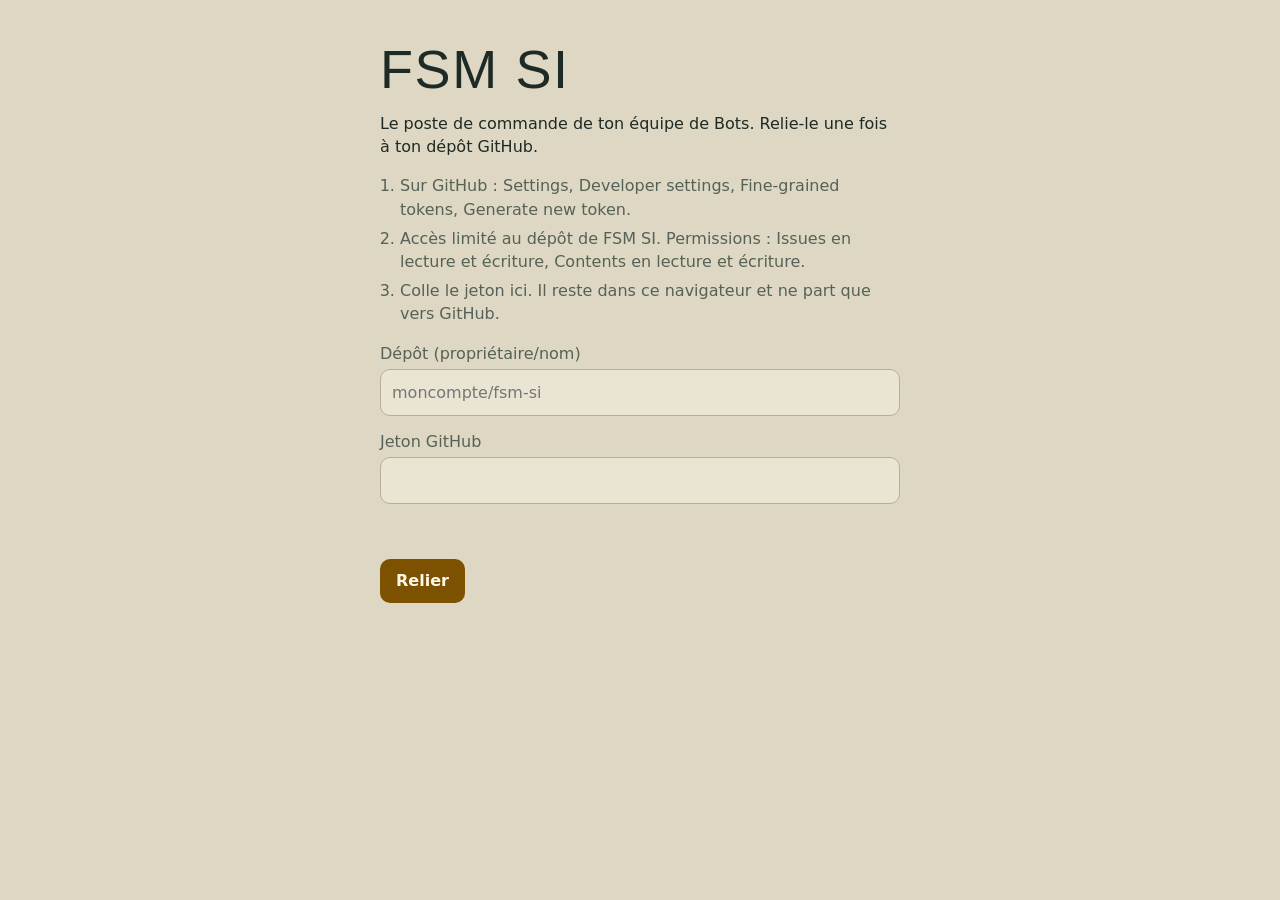
<file: index.html>
<!doctype html>
<html lang="fr">
<head>
<meta charset="utf-8">
<meta name="viewport" content="width=device-width,initial-scale=1,viewport-fit=cover">
<meta name="apple-mobile-web-app-capable" content="yes">
<meta name="apple-mobile-web-app-status-bar-style" content="black-translucent">
<meta name="apple-mobile-web-app-title" content="FSM SI">
<meta name="theme-color" content="#152024">
<title>FSM SI</title>
<!--
  NOTE INTERNE (pour Claude) : FSM SI, app de chat v0.2 (un seul fichier, aucune dépendance)
  - Parle directement à l'API GitHub avec un jeton personnel gardé dans le navigateur (localStorage).
    1 conversation = 1 issue du dépôt FSM SI ; envoyer = créer une issue ou un commentaire.
  - Sécurité : tout texte venu de GitHub passe par esc() ; rendre() est un mini-Markdown maison
    qui ne rétablit que <details>, <summary>, <sub> et les images/fichiers DU DÉPÔT (chargés par l'API).
    Ne jamais injecter de HTML brut venu d'un commentaire.
  - Fil : majFil() met à jour élément par élément (clé = id du commentaire) pour ne pas refermer les <details>.
  - Voix : dictée (SpeechRecognition) si disponible, sinon note vocale (MediaRecorder → entree/vocal/ → transcrite
    côté robot) ; lecture des réponses par speechSynthesis.
  - Onglets : Conversation, Validations (issues « validation » ouvertes), Équipe (bots/, competences/, tâches), Réglages.
-->
<style>
:root{
  --fond:#152024;--pan:#1D2B30;--trait:#31454C;--encre:#E6E1CF;--doux:#9AA79E;--signal:#E8B23A;--sur-signal:#1B1500;--tampon:#E86A55;--moi:#27424D;
  --titre:"DIN Condensed","Avenir Next Condensed","Roboto Condensed","Arial Narrow",sans-serif;
}
@media (prefers-color-scheme:light){
  :root{--fond:#DDD7C3;--pan:#EAE5D3;--trait:#B7B098;--encre:#1E2A25;--doux:#566257;--signal:#7C5200;--sur-signal:#FFF8E6;--tampon:#A3261B;--moi:#C6D1CD}
}
*{box-sizing:border-box}
html,body{height:100%}
body{margin:0;background:var(--fond);color:var(--encre);font:16px/1.45 -apple-system,"SF Pro Text",system-ui,"Segoe UI",sans-serif;display:flex;flex-direction:column;height:100dvh;-webkit-text-size-adjust:100%}
button,select,textarea,input{font:inherit;color:inherit}
button{cursor:pointer}
:focus-visible{outline:2px solid var(--signal);outline-offset:2px}
[hidden]{display:none!important}

#alerte{background:var(--tampon);color:#fff;padding:10px 16px;font-weight:600}
header.haut{display:flex;align-items:center;gap:10px;padding:10px 16px 6px;padding-top:max(10px,env(safe-area-inset-top))}
h1{font:400 32px/1 var(--titre);letter-spacing:.03em;margin:4px 6px 0 0;white-space:nowrap}
#convs{flex:1;min-width:0;background:var(--pan);border:1px solid var(--trait);border-radius:10px;padding:9px 10px}
.b1,.b2{min-height:44px;padding:0 16px;border-radius:10px;font-weight:600;white-space:nowrap}
.b1{background:var(--signal);color:var(--sur-signal);border:0}
.b2{background:transparent;border:1px solid var(--trait)}
.b1:disabled{opacity:.5}

#onglets{display:flex;gap:2px;padding:0 10px;border-bottom:1px solid var(--trait);overflow-x:auto}
#onglets button{flex:1;background:none;border:0;border-bottom:3px solid transparent;padding:10px 4px 8px;font-size:15px;color:var(--doux);white-space:nowrap}
#onglets button[aria-current=true]{color:var(--encre);border-bottom-color:var(--signal)}
#nbv{background:var(--tampon);color:#fff;border-radius:10px;padding:0 7px;font-size:13px;margin-left:4px}

main{flex:1;overflow-y:auto;-webkit-overflow-scrolling:touch}
main>section{max-width:760px;margin:0 auto;padding:6px 16px 24px}
.invite{color:var(--doux);margin:28px 0}
h2{font:400 24px/1.1 var(--titre);letter-spacing:.02em;margin:26px 0 8px}

/* Fil : les réponses de SI sont des transmissions (filet à gauche), mes messages des bulles à droite */
.tx{margin:20px 0;padding-left:14px;border-left:3px solid var(--signal)}
.tx .qui{display:flex;align-items:baseline;gap:10px;margin-bottom:2px}
.tx .qui b{font:400 21px/1 var(--titre);letter-spacing:.04em;color:var(--signal)}
.tx .qui time,.moi time{font-size:13px;color:var(--doux)}
.tx.note{border-left-color:var(--trait)}
.tx.note .qui b{color:var(--doux)}
.tx.encours{border-left-style:dashed}
.tx.encours .qui::after{content:"";width:46px;height:3px;border-radius:2px;background:linear-gradient(90deg,var(--signal) 40%,transparent 40%);background-size:200% 100%;animation:balayage 1.4s linear infinite}
@keyframes balayage{from{background-position:100% 0}to{background-position:-100% 0}}
@media (prefers-reduced-motion:reduce){.tx.encours .qui::after{animation:none}}
.moi{margin:20px 0 20px auto;max-width:86%;width:fit-content;background:var(--moi);padding:10px 14px;border-radius:16px 16px 4px 16px}
.moi time{display:block;text-align:right;margin-top:2px}
.moi.ordre{background:none;padding:0;color:var(--doux);font-style:italic}
.corps{overflow-wrap:anywhere}
.corps .vide{height:.6em}
.corps h4{font:400 20px/1.15 var(--titre);letter-spacing:.02em;margin:12px 0 4px}
.corps ul{margin:4px 0;padding-left:20px}
.corps li{margin:2px 0}
.corps blockquote{margin:6px 0;padding-left:10px;border-left:2px solid var(--trait);color:var(--doux)}
.corps code{background:var(--pan);border-radius:4px;padding:1px 5px;font-size:.92em}
.corps pre{background:var(--pan);border-radius:8px;padding:10px;overflow-x:auto;font-size:14px;white-space:pre-wrap}
.corps table{display:block;overflow-x:auto;border-collapse:collapse;margin:6px 0}
.corps td{padding:5px 10px 5px 0;border-bottom:1px solid var(--trait);vertical-align:top}
.corps details{border-top:1px solid var(--trait);margin-top:10px;padding-top:6px}
.corps summary{color:var(--doux);padding:4px 0}
.corps .petit{display:block;font-size:13px;color:var(--doux);margin-top:8px}
.corps a{color:var(--signal)}
.corps img.vue{display:block;max-width:100%;border-radius:6px;background:var(--pan);min-height:48px;margin:8px 0}
a.fichier{display:inline-block;padding:9px 13px;margin:4px 6px 2px 0;border:1px solid var(--trait);border-radius:8px;background:var(--pan);color:var(--encre)!important;text-decoration:none;font-weight:600}

/* Validation : un bon à signer */
.bon{border:2px dashed var(--tampon);border-radius:4px;padding:4px 16px 16px;margin:18px 0}
.bon h3{font:400 24px/1.1 var(--titre);letter-spacing:.02em;color:var(--tampon);margin:12px 0 6px}
.bon .actes{display:flex;gap:10px;margin-top:14px}
.bon .actes .b1{background:var(--tampon);color:#fff}

.fiche{padding:12px 0;border-bottom:1px solid var(--trait)}
.fiche b{font:400 21px/1 var(--titre);letter-spacing:.03em}
.fiche p{margin:4px 0 8px;color:var(--doux)}
.rang{display:flex;flex-wrap:wrap;gap:8px;margin:8px 0}
label.champ{display:block;margin:14px 0 4px;color:var(--doux)}
input[type=text],input[type=password]{width:100%;background:var(--pan);border:1px solid var(--trait);border-radius:10px;padding:11px}
label.case{display:flex;gap:10px;align-items:center;margin:12px 0}
label.case input{width:20px;height:20px;accent-color:var(--signal)}

#saisie{display:flex;gap:8px;align-items:flex-end;padding:8px 12px;padding-bottom:max(8px,env(safe-area-inset-bottom));border-top:1px solid var(--trait);max-width:792px;width:100%;margin:0 auto}
#texte{flex:1;min-width:0;resize:none;max-height:38vh;background:var(--pan);border:1px solid var(--trait);border-radius:12px;padding:10px 12px}
#micro{width:44px;height:44px;border-radius:50%;background:var(--pan);border:1px solid var(--trait);display:grid;place-items:center;flex:none}
#micro svg{width:20px;height:20px;fill:currentColor}
#micro[aria-pressed=true]{background:var(--tampon);border-color:var(--tampon);color:#fff}

#accueil{position:fixed;inset:0;background:var(--fond);overflow:auto;padding:max(24px,env(safe-area-inset-top)) 22px 24px}
#accueil>div{max-width:520px;margin:0 auto}
#accueil h1{font-size:54px;margin:18px 0 6px}
#accueil ol{padding-left:20px;color:var(--doux)}
#accueil li{margin:6px 0}
</style>
</head>
<body>
<div id="alerte" role="alert" hidden></div>

<header class="haut">
  <h1>FSM SI</h1>
  <select id="convs" aria-label="Conversation"></select>
  <button id="nouvelle" class="b2" type="button">Nouvelle</button>
</header>
<nav id="onglets" aria-label="Sections">
  <button type="button" data-o="chat" aria-current="true">Conversation</button>
  <button type="button" data-o="valid">Validations<span id="nbv" hidden></span></button>
  <button type="button" data-o="equipe">Équipe</button>
  <button type="button" data-o="regl">Réglages</button>
</nav>

<main id="zone">
  <section id="chat">
    <p id="invite" class="invite">Écris ta demande en bas pour ouvrir une conversation. Les réponses arrivent ici en 30 secondes à quelques minutes.</p>
    <div id="fil" aria-live="polite"></div>
  </section>
  <section id="valid" hidden></section>
  <section id="equipe" hidden></section>
  <section id="regl" hidden>
    <h2>Voix</h2>
    <label class="case"><input type="checkbox" id="rvoix"> Lire les réponses à voix haute</label>
    <label class="case"><input type="checkbox" id="rnote"> Envoyer des notes vocales au lieu de dicter</label>
    <h2>Commandes</h2>
    <p class="invite" style="margin:0 0 6px">Elles s'envoient dans la conversation ouverte.</p>
    <div class="rang" id="ordres"></div>
    <h2>Connexion</h2>
    <p id="quisuisje" class="invite" style="margin:0"></p>
    <div class="rang"><button type="button" class="b2" id="deco">Se déconnecter de cet appareil</button></div>
  </section>
</main>

<footer id="saisie">
  <button type="button" id="stop" class="b2" hidden>Arrêter</button>
  <textarea id="texte" rows="1" placeholder="Écris à FSM SI, ou @nom pour un Bot" aria-label="Message"></textarea>
  <button type="button" id="micro" aria-label="Dicter" aria-pressed="false"><svg viewBox="0 0 24 24" aria-hidden="true"><path d="M12 15a4 4 0 0 0 4-4V6a4 4 0 0 0-8 0v5a4 4 0 0 0 4 4zm7-4a1 1 0 1 0-2 0 5 5 0 0 1-10 0 1 1 0 1 0-2 0 7 7 0 0 0 6 6.92V21a1 1 0 1 0 2 0v-3.08A7 7 0 0 0 19 11z"/></svg></button>
  <button type="button" id="envoyer" class="b1">Envoyer</button>
</footer>

<div id="accueil" hidden>
  <div>
    <h1>FSM SI</h1>
    <p>Le poste de commande de ton équipe de Bots. Relie-le une fois à ton dépôt GitHub.</p>
    <ol>
      <li>Sur GitHub : Settings, Developer settings, Fine-grained tokens, Generate new token.</li>
      <li>Accès limité au dépôt de FSM SI. Permissions : Issues en lecture et écriture, Contents en lecture et écriture.</li>
      <li>Colle le jeton ici. Il reste dans ce navigateur et ne part que vers GitHub.</li>
    </ol>
    <label class="champ" for="adepot">Dépôt (propriétaire/nom)</label>
    <input type="text" id="adepot" autocapitalize="off" autocorrect="off" spellcheck="false" placeholder="moncompte/fsm-si">
    <label class="champ" for="ajeton">Jeton GitHub</label>
    <input type="password" id="ajeton" autocomplete="off">
    <p id="aerreur" style="color:var(--tampon);min-height:1.4em"></p>
    <button type="button" class="b1" id="relier">Relier</button>
  </div>
</div>

<script>
(function () {
'use strict';
var $ = function (i) { return document.getElementById(i); };
var mem = {
  lire: function (k) { try { return localStorage.getItem(k) || ''; } catch (e) { return ''; } },
  ecrire: function (k, v) { try { localStorage.setItem(k, v); } catch (e) { /* stockage indisponible */ } },
  oter: function (k) { try { localStorage.removeItem(k); } catch (e) { /* idem */ } }
};
var S = {
  depot: mem.lire('si_depot'), jeton: mem.lire('si_jeton'), conv: Number(mem.lire('si_conv')) || 0,
  voix: mem.lire('si_voix') === '1', note: mem.lire('si_note') === '1',
  moi: '', branche: 'main', els: {}, attente: false, pret: false, minuteur: 0, blobs: {}, onglet: 'chat', convsVues: 0
};
var ORDRES = [['/cout', 'Dépenses'], ['/memoire', 'Mémoire'], ['/projets', 'Projets'], ['/taches', 'Tâches planifiées'], ['/bots', 'Équipe'], ['/competences', 'Compétences'], ['/refaire', 'Refaire la dernière demande'], ['/aide', 'Aide']];

function esc(s) { return String(s == null ? '' : s).replace(/[&<>"']/g, function (c) { return { '&': '&amp;', '<': '&lt;', '>': '&gt;', '"': '&quot;', "'": '&#39;' }[c]; }); }
function alerte(m) { var a = $('alerte'); a.textContent = m || ''; a.hidden = !m; if (m) setTimeout(function () { if (a.textContent === m) a.hidden = true; }, 9000); }
function encP(p) { return String(p).split('/').map(encodeURIComponent).join('/'); }

// ---------- API GitHub ----------
function api(chemin, o) {
  o = o || {};
  return fetch('https://api.github.com' + chemin, {
    method: o.method || 'GET',
    headers: Object.assign({ Authorization: 'Bearer ' + S.jeton, Accept: o.accept || 'application/vnd.github+json', 'X-GitHub-Api-Version': '2022-11-28' }, o.json ? { 'Content-Type': 'application/json' } : {}),
    body: o.json ? JSON.stringify(o.json) : undefined
  }).then(function (r) {
    if (r.status === 401) throw new Error('Jeton refusé par GitHub : vérifie-le dans Réglages.');
    if (!r.ok) throw new Error('GitHub a répondu ' + r.status + (r.status === 403 || r.status === 404 ? ' : le jeton a-t-il accès à ce dépôt, avec les bonnes permissions ?' : ''));
    if (o.brut) return r.arrayBuffer();
    if (o.texte) return r.text();
    return r.status === 204 ? null : r.json();
  });
}
var D = function () { return '/repos/' + S.depot; };

// ---------- Rendu sûr (mini-Markdown) ----------
function cheminDepot(u) {
  var m = String(u).replace(/&amp;/g, '&').match(/^https:\/\/github\.com\/([^/]+\/[^/]+)\/blob\/[^/]+\/([^?#]+)/);
  if (!m || m[1].toLowerCase() !== S.depot.toLowerCase()) return '';
  try { return decodeURIComponent(m[2]); } catch (e) { return ''; }
}
function lien(u, texte) {
  var p = cheminDepot(u);
  if (p) return '<a href="#" class="fichier" data-p="' + esc(p) + '">' + (/\.html?$/i.test(p) ? 'Ouvrir ' : 'Télécharger ') + texte + '</a>';
  return '<a href="' + u + '" target="_blank" rel="noopener noreferrer">' + texte + '</a>';
}
function enligne(t) {
  t = t.replace(/`([^`]+)`/g, '<code>$1</code>');
  t = t.replace(/\*\*([^*]+)\*\*/g, '<b>$1</b>');
  t = t.replace(/\[([^\]]+)\]\((https?:\/\/[^\s)]+)\)/g, function (m, txt, u) { return lien(u, txt); });
  t = t.replace(/(^|[\s(])(https?:\/\/[^\s<)]+)/g, function (m, a, u) { return a + lien(u, u); });
  return t;
}
function rendre(md) {
  var codes = [], imgs = [];
  md = String(md || '').replace(/\u0001/g, '').replace(/<!--[\s\S]*?-->/g, '');
  md = md.replace(/<img\s+src="([^"]+)"[^>]*>/g, function (m, u) { var p = cheminDepot(u); if (!p) return ''; imgs.push(p); return '\u0001I' + (imgs.length - 1) + '\u0001'; });
  md = md.replace(/```[^\n]*\n([\s\S]*?)```/g, function (m, c) { codes.push(c); return '\n\u0001C' + (codes.length - 1) + '\u0001\n'; });
  var h = esc(md)
    .replace(/&lt;details&gt;\s*&lt;summary&gt;([\s\S]*?)&lt;\/summary&gt;/g, '\n<details><summary>$1</summary>\n')
    .replace(/&lt;\/details&gt;/g, '\n</details>\n')
    .replace(/&lt;sub&gt;([\s\S]*?)&lt;\/sub&gt;/g, '<span class="petit">$1</span>');
  var out = [], liste = false, table = false;
  function clore() { if (liste) { out.push('</ul>'); liste = false; } if (table) { out.push('</table>'); table = false; } }
  h.split('\n').forEach(function (l) {
    var m;
    if (/^<\/?details/.test(l)) { clore(); out.push(l); return; }
    if (/^\s*\|.*\|\s*$/.test(l)) {
      if (/^\s*\|[\s:|-]+\|\s*$/.test(l)) return;
      if (!table) { clore(); out.push('<table>'); table = true; }
      out.push('<tr>' + l.trim().slice(1, -1).split('|').map(function (c) { return '<td>' + enligne(c.trim()) + '</td>'; }).join('') + '</tr>');
      return;
    }
    if ((m = l.match(/^\s*(?:[-*]|\d+\.)\s+(.*)$/))) { if (!liste) { clore(); out.push('<ul>'); liste = true; } out.push('<li>' + enligne(m[1]) + '</li>'); return; }
    clore();
    if ((m = l.match(/^#{1,4}\s+(.*)$/))) out.push('<h4>' + enligne(m[1]) + '</h4>');
    else if ((m = l.match(/^&gt;\s?(.*)$/))) out.push('<blockquote>' + enligne(m[1]) + '</blockquote>');
    else if (/^\s*$/.test(l)) out.push('<div class="vide"></div>');
    else out.push('<div>' + enligne(l) + '</div>');
  });
  clore();
  return out.join('')
    .replace(/\u0001I(\d+)\u0001/g, function (m, n) { return imgs[n] ? '<img class="vue" alt="Aperçu" data-p="' + esc(imgs[n]) + '">' : ''; })
    .replace(/\u0001C(\d+)\u0001/g, function (m, n) { return codes[n] == null ? '' : '<pre>' + esc(codes[n]) + '</pre>'; })
    .replace(/(<div class="vide"><\/div>){2,}/g, '<div class="vide"></div>');
}

// ---------- Fichiers et images du dépôt (chargés avec le jeton) ----------
var MIME = { html: 'text/html', htm: 'text/html', png: 'image/png', gif: 'image/gif', jpg: 'image/jpeg', jpeg: 'image/jpeg', webp: 'image/webp', pdf: 'application/pdf', zip: 'application/zip', txt: 'text/plain', md: 'text/plain', json: 'application/json' };
function blobDepot(p) {
  if (S.blobs[p]) return Promise.resolve(S.blobs[p]);
  return api(D() + '/contents/' + encP(p) + '?ref=' + encodeURIComponent(S.branche), { accept: 'application/vnd.github.raw+json', brut: true }).then(function (buf) {
    var ext = (p.split('.').pop() || '').toLowerCase();
    S.blobs[p] = URL.createObjectURL(new Blob([buf], { type: MIME[ext] || 'application/octet-stream' }));
    return S.blobs[p];
  });
}
function brancher(el) {
  Array.prototype.forEach.call(el.querySelectorAll('img.vue[data-p]'), function (img) {
    blobDepot(img.getAttribute('data-p')).then(function (u) { img.src = u; }).catch(function () { img.alt = 'Aperçu indisponible'; });
  });
}
document.addEventListener('click', function (e) {
  var a = e.target.closest ? e.target.closest('a.fichier') : null;
  if (!a) return;
  e.preventDefault();
  var p = a.getAttribute('data-p'), html = /\.html?$/i.test(p);
  var w = html ? window.open('', '_blank') : null;   // ouvert tout de suite : sinon iOS bloque la fenêtre
  blobDepot(p).then(function (u) {
    if (html) { if (w) w.location = u; else location.href = u; return; }
    var l = document.createElement('a');
    l.href = u; l.download = p.split('/').pop();
    document.body.appendChild(l); l.click(); l.remove();
  }).catch(function (x) { if (w) w.close(); alerte(x.message); });
});

// ---------- Conversations ----------
function chargerConvs() {
  return api(D() + '/issues?state=all&per_page=60&sort=updated&direction=desc').then(function (l) {
    var sel = $('convs'), nb = 0;
    sel.textContent = '';
    var o0 = document.createElement('option'); o0.value = '0'; o0.textContent = 'Nouvelle conversation'; sel.appendChild(o0);
    l.forEach(function (i) {
      if (i.pull_request) return;
      var noms = (i.labels || []).map(function (x) { return x.name; });
      if (noms.indexOf('validation') >= 0) { if (i.state === 'open') nb++; return; }
      var o = document.createElement('option');
      o.value = String(i.number);
      o.textContent = (noms.indexOf('planifiee') >= 0 ? '📅 ' : '') + String(i.title).slice(0, 60);
      sel.appendChild(o);
    });
    sel.value = String(S.conv);
    if (sel.value !== String(S.conv)) { S.conv = 0; sel.value = '0'; }
    $('nbv').textContent = nb; $('nbv').hidden = !nb;
    S.convsVues = Date.now();
  });
}
function choisir(n) {
  S.conv = n; mem.ecrire('si_conv', String(n));
  S.els = {}; $('fil').textContent = ''; S.pret = false; S.attente = false;
  $('convs').value = String(n);
  boucle();
}
function tousCommentaires(n, page, acc) {
  page = page || 1; acc = acc || [];
  return api(D() + '/issues/' + n + '/comments?per_page=100&page=' + page).then(function (l) {
    acc = acc.concat(l);
    return l.length === 100 && page < 6 ? tousCommentaires(n, page + 1, acc) : acc;
  });
}
function heure(d) {
  var x = new Date(d), auj = new Date().toDateString() === x.toDateString();
  return (auj ? '' : x.toLocaleDateString('fr-FR', { day: 'numeric', month: 'short' }) + ' ') + x.toLocaleTimeString('fr-FR', { hour: '2-digit', minute: '2-digit' });
}
function texteBrut(md) {
  return String(md).replace(/<!--[\s\S]*?-->/g, '').replace(/<details>[\s\S]*?<\/details>/g, '').replace(/<sub>[\s\S]*?<\/sub>/g, '').replace(/<[^>]+>/g, '')
    .replace(/```[\s\S]*?```/g, '').replace(/\[([^\]]+)\]\([^)]+\)/g, '$1').replace(/https?:\/\/\S+/g, '').replace(/[*_`#>|]/g, '').replace(/📎 Fichiers[\s\S]*$/, '').trim();
}
function majFil(items) {
  var fil = $('fil'), vus = {}, bas = $('zone').scrollHeight - $('zone').scrollTop - $('zone').clientHeight < 140, ajout = false;
  items.forEach(function (it) {
    vus[it.cle] = 1;
    var el = S.els[it.cle];
    if (!el) {
      el = S.els[it.cle] = document.createElement('article');
      fil.appendChild(el); ajout = true;
      if (S.pret && S.voix && it.genre === 'tx') dire(texteBrut(it.corps));
    }
    if (el._corps === it.corps) return;
    el._corps = it.corps;
    if (it.genre === 'moi' || it.genre === 'ordre') {
      el.className = 'moi' + (it.genre === 'ordre' ? ' ordre' : '');
      el.innerHTML = '<div class="corps">' + rendre(it.corps) + '</div><time>' + esc(heure(it.date)) + '</time>';
    } else {
      el.className = 'tx' + (it.genre === 'encours' ? ' encours' : it.genre === 'note' ? ' note' : '');
      el.innerHTML = '<div class="qui"><b>SI</b><time>' + esc(heure(it.date)) + '</time></div><div class="corps">' + rendre(it.corps) + '</div>';
    }
    brancher(el);
  });
  Object.keys(S.els).forEach(function (k) { if (!vus[k]) { S.els[k].remove(); delete S.els[k]; } });
  if (ajout && (bas || !S.pret)) $('zone').scrollTop = $('zone').scrollHeight;
}
function rafraichir() {
  $('invite').hidden = !!S.conv;
  if (!S.conv) { S.attente = false; $('stop').hidden = true; return Promise.resolve(); }
  var n = S.conv;
  return Promise.all([api(D() + '/issues/' + n), tousCommentaires(n)]).then(function (r) {
    if (n !== S.conv) return;
    var issue = r[0], items = [];
    var titre = String(issue.title || ''), corps = String(issue.body || '');
    items.push({ cle: 'i' + issue.number, genre: issue.user.type === 'Bot' ? 'tx' : 'moi', date: issue.created_at, corps: corps.indexOf(titre) === 0 ? corps : (corps ? '**' + titre + '**\n\n' + corps : titre) });
    r[1].forEach(function (c) {
      var b = String(c.body || ''), genre;
      if (c.user.type === 'Bot') genre = b.indexOf('robot-progress') >= 0 ? 'encours' : b.indexOf('robot-commande') >= 0 ? 'note' : 'tx';
      else genre = b.trim().charAt(0) === '/' ? 'ordre' : 'moi';
      items.push({ cle: 'c' + c.id, genre: genre, date: c.created_at, corps: b });
    });
    var utiles = items.filter(function (i) { return i.genre !== 'ordre' && i.genre !== 'note'; });
    var dernier = utiles[utiles.length - 1];
    S.attente = !!dernier && (dernier.genre === 'moi' || dernier.genre === 'encours');
    $('stop').hidden = !S.attente;
    majFil(items);
    S.pret = true;
  });
}
function boucle() {
  clearTimeout(S.minuteur);
  if (!S.jeton || document.hidden) return;
  var suite = function () { S.minuteur = setTimeout(boucle, S.attente ? 4000 : 20000); };
  var p = rafraichir();
  if (Date.now() - S.convsVues > 30000) p = p.then(chargerConvs);
  p.then(function () { suite(); }, function (e) { alerte(e.message); suite(); });
}
document.addEventListener('visibilitychange', function () { if (!document.hidden) boucle(); });

// ---------- Envoyer ----------
function envoyer(texte) {
  texte = String(texte || '').trim();
  if (!texte) return Promise.resolve();
  if (!S.conv && texte.charAt(0) === '/') { alerte('Ouvre d’abord une conversation : les commandes s’envoient dedans.'); return Promise.resolve(); }
  $('envoyer').disabled = true;
  var p = S.conv
    ? api(D() + '/issues/' + S.conv + '/comments', { method: 'POST', json: { body: texte } })
    : api(D() + '/issues', { method: 'POST', json: { title: texte.split('\n')[0].slice(0, 70), body: texte } }).then(function (i) {
      S.conv = i.number; mem.ecrire('si_conv', String(i.number));
      return chargerConvs();
    });
  return p.then(function () { $('envoyer').disabled = false; S.attente = true; boucle(); }, function (e) { $('envoyer').disabled = false; alerte(e.message); throw e; });
}
$('envoyer').onclick = function () {
  var t = $('texte'), v = t.value;
  envoyer(v).then(function () { if (t.value === v) { t.value = ''; taille(); } }, function () {});
};
function taille() { var t = $('texte'); t.style.height = 'auto'; t.style.height = Math.min(t.scrollHeight + 2, window.innerHeight * 0.38) + 'px'; }
$('texte').addEventListener('input', taille);
$('texte').addEventListener('keydown', function (e) {
  if (e.key === 'Enter' && !e.shiftKey && !('ontouchstart' in window)) { e.preventDefault(); $('envoyer').click(); }
});
$('stop').onclick = function () { envoyer('/stop'); };
$('nouvelle').onclick = function () { choisir(0); onglet('chat'); $('texte').focus(); };
$('convs').onchange = function () { choisir(Number(this.value) || 0); onglet('chat'); };

// ---------- Voix ----------
var SR = window.SpeechRecognition || window.webkitSpeechRecognition, rec = null, enr = null;
function etatMicro(actif, mode) {
  $('micro').setAttribute('aria-pressed', actif ? 'true' : 'false');
  $('micro').setAttribute('aria-label', actif ? 'Arrêter' : (mode === 'note' ? 'Enregistrer une note vocale' : 'Dicter'));
}
function dicter() {
  var acquis = $('texte').value ? $('texte').value.replace(/\s*$/, ' ') : '';
  rec = new SR();
  rec.lang = 'fr-FR'; rec.interimResults = true; rec.continuous = true;
  rec.onresult = function (e) {
    var prov = '';
    for (var i = e.resultIndex; i < e.results.length; i++) { if (e.results[i].isFinal) acquis += e.results[i][0].transcript; else prov += e.results[i][0].transcript; }
    $('texte').value = acquis + prov; taille();
  };
  rec.onerror = function (e) {
    if (e.error === 'not-allowed' || e.error === 'service-not-allowed') { S.note = true; mem.ecrire('si_note', '1'); $('rnote').checked = true; alerte('Dictée refusée par le navigateur : le micro enregistre maintenant des notes vocales.'); }
  };
  rec.onend = function () { rec = null; etatMicro(false); };
  rec.start(); etatMicro(true);
}
function enregistrer() {
  if (!navigator.mediaDevices || !window.MediaRecorder) { alerte('Ce navigateur ne sait pas enregistrer le micro. Utilise la dictée du clavier.'); return; }
  navigator.mediaDevices.getUserMedia({ audio: true }).then(function (flux) {
    var morceaux = [];
    enr = new MediaRecorder(flux);
    enr.ondataavailable = function (e) { if (e.data && e.data.size) morceaux.push(e.data); };
    enr.onstop = function () {
      flux.getTracks().forEach(function (t) { t.stop(); });
      var type = enr.mimeType || 'audio/mp4'; enr = null; etatMicro(false, 'note');
      var ext = /webm/.test(type) ? 'webm' : /ogg/.test(type) ? 'ogg' : 'm4a';
      var lecteur = new FileReader();
      lecteur.onload = function () {
        var chemin = 'entree/vocal/' + new Date().toISOString().replace(/[:.]/g, '-') + '.' + ext;
        api(D() + '/contents/' + chemin, { method: 'PUT', json: { message: 'note vocale', content: String(lecteur.result).split(',')[1], branch: S.branche } })
          .then(function () { return envoyer('🎤 Note vocale : ' + chemin); }).catch(function (e) { alerte(e.message); });
      };
      lecteur.readAsDataURL(new Blob(morceaux, { type: type }));
    };
    enr.start(); etatMicro(true, 'note');
  }).catch(function () { alerte('Micro refusé : autorise-le dans les réglages du navigateur.'); });
}
$('micro').onclick = function () {
  if (rec) { rec.stop(); return; }
  if (enr) { enr.stop(); return; }
  if (SR && !S.note) dicter(); else enregistrer();
};
function dire(t) {
  if (!t || !window.speechSynthesis) return;
  var u = new SpeechSynthesisUtterance(t.slice(0, 1500));
  u.lang = 'fr-FR';
  speechSynthesis.cancel(); speechSynthesis.speak(u);
}

// ---------- Onglets ----------
function onglet(o) {
  S.onglet = o;
  ['chat', 'valid', 'equipe', 'regl'].forEach(function (x) { $(x).hidden = x !== o; });
  Array.prototype.forEach.call(document.querySelectorAll('#onglets button'), function (b) { b.setAttribute('aria-current', b.getAttribute('data-o') === o ? 'true' : 'false'); });
  $('saisie').hidden = o !== 'chat';
  if (o === 'valid') chargerValidations();
  if (o === 'equipe') chargerEquipe();
  if (o === 'chat') $('zone').scrollTop = $('zone').scrollHeight;
}
Array.prototype.forEach.call(document.querySelectorAll('#onglets button'), function (b) { b.onclick = function () { onglet(b.getAttribute('data-o')); }; });
function el(nom, cls, texte) { var e = document.createElement(nom); if (cls) e.className = cls; if (texte != null) e.textContent = texte; return e; }

function chargerValidations() {
  var z = $('valid');
  api(D() + '/issues?labels=validation&state=open&per_page=50').then(function (l) {
    z.textContent = '';
    if (!l.length) { z.appendChild(el('p', 'invite', 'Rien à valider. Quand un Bot veut envoyer, publier, écrire ailleurs ou supprimer, sa demande arrive ici.')); return; }
    l.forEach(function (i) {
      var bon = el('article', 'bon');
      bon.appendChild(el('h3', '', String(i.title).replace(/^⏸️\s*Validation\s*:\s*/, '')));
      var c = el('div', 'corps');
      c.innerHTML = rendre(String(i.body || '').replace(/Réponds \*\*valider\*\*[^\n]*/, ''));
      bon.appendChild(c);
      var actes = el('div', 'actes');
      [['Valider', 'valider', 'b1'], ['Refuser', 'refuser', 'b2']].forEach(function (a) {
        var b = el('button', a[2], a[0]); b.type = 'button';
        b.onclick = function () {
          if (a[1] === 'valider' && !confirm('Valider cette action ? Elle sera exécutée.')) return;
          Array.prototype.forEach.call(actes.children, function (x) { x.disabled = true; });
          api(D() + '/issues/' + i.number + '/comments', { method: 'POST', json: { body: a[1] } }).then(function () {
            actes.textContent = a[1] === 'valider' ? 'Validée. Le résultat arrive dans la conversation.' : 'Refusée.';
            S.convsVues = 0;
          }).catch(function (e) { alerte(e.message); });
        };
        actes.appendChild(b);
      });
      bon.appendChild(actes);
      z.appendChild(bon);
    });
  }).catch(function (e) { alerte(e.message); });
}

function enteteFiche(t) {
  var m = String(t).match(/^---\n([\s\S]*?)\n---/), o = {};
  if (m) m[1].split('\n').forEach(function (l) { var k = l.indexOf(':'); if (k > 0) o[l.slice(0, k).trim()] = l.slice(k + 1).trim(); });
  return o;
}
function fichierTexte(p) { return api(D() + '/contents/' + encP(p) + '?ref=' + encodeURIComponent(S.branche), { accept: 'application/vnd.github.raw+json', texte: true }); }
function fiches(dossier) {
  return api(D() + '/contents/' + dossier + '?ref=' + encodeURIComponent(S.branche)).then(function (l) {
    return Promise.all(l.filter(function (f) { return /\.md$/.test(f.name) && !/\.carnet\.md$/.test(f.name); }).map(function (f) {
      return fichierTexte(f.path).then(function (t) { return { nom: f.name.slice(0, -3), meta: enteteFiche(t) }; });
    }));
  }).catch(function () { return []; });
}
function chargerEquipe() {
  var z = $('equipe');
  if (!z.firstChild) z.appendChild(el('p', 'invite', 'Chargement de l’équipe.'));
  Promise.all([fiches('bots'), fiches('competences'), fichierTexte('taches/planifiees.json').catch(function () { return '[]'; })]).then(function (r) {
    z.textContent = '';
    z.appendChild(el('h2', '', 'Bots'));
    if (!r[0].length) z.appendChild(el('p', 'invite', 'Aucun Bot. Demande par exemple : « crée un Bot @veilleur qui suit l’actualité WebGL ».'));
    r[0].forEach(function (b) {
      var f = el('div', 'fiche');
      f.appendChild(el('b', '', '@' + b.nom));
      f.appendChild(el('p', '', b.meta.role || ''));
      var bt = el('button', 'b2', 'Écrire à @' + b.nom); bt.type = 'button';
      bt.onclick = function () { onglet('chat'); $('texte').value = '@' + b.nom + ' '; $('texte').focus(); };
      f.appendChild(bt);
      z.appendChild(f);
    });
    z.appendChild(el('h2', '', 'Compétences'));
    if (!r[1].length) z.appendChild(el('p', 'invite', 'Aucune. Après une tâche réussie, dis « fais-en une compétence ».'));
    r[1].forEach(function (c) { var f = el('div', 'fiche'); f.appendChild(el('b', '', c.nom)); f.appendChild(el('p', '', c.meta.description || '')); z.appendChild(f); });
    z.appendChild(el('h2', '', 'Tâches planifiées'));
    var t = []; try { t = JSON.parse(r[2]).filter(function (x) { return x.actif; }); } catch (e) { /* fichier absent */ }
    if (!t.length) z.appendChild(el('p', 'invite', 'Aucune. Demande par exemple : « tous les lundis à 9 h, résume les nouveautés de Safari ».'));
    t.forEach(function (x) {
      var f = el('div', 'fiche');
      f.appendChild(el('b', '', (x.type === 'veille' ? 'Veille : ' : '') + x.titre));
      f.appendChild(el('p', '', 'Prochaine passe le ' + new Date(x.prochaine).toLocaleString('fr-FR', { dateStyle: 'medium', timeStyle: 'short' }) + (x.cible ? ', sur ' + x.cible : '')));
      z.appendChild(f);
    });
  }).catch(function (e) { alerte(e.message); });
}

// ---------- Réglages et connexion ----------
ORDRES.forEach(function (o) {
  var b = el('button', 'b2', o[1]); b.type = 'button';
  b.onclick = function () { if (!S.conv) { alerte('Ouvre d’abord une conversation.'); return; } onglet('chat'); envoyer(o[0]); };
  $('ordres').appendChild(b);
});
$('rvoix').checked = S.voix; $('rnote').checked = S.note || !SR;
$('rvoix').onchange = function () { S.voix = this.checked; mem.ecrire('si_voix', S.voix ? '1' : '0'); if (S.voix) dire('Lecture activée.'); else if (window.speechSynthesis) speechSynthesis.cancel(); };
$('rnote').onchange = function () { S.note = this.checked; mem.ecrire('si_note', S.note ? '1' : '0'); etatMicro(false, S.note || !SR ? 'note' : ''); };
$('deco').onclick = function () { if (!confirm('Oublier le jeton sur cet appareil ?')) return; mem.oter('si_jeton'); S.jeton = ''; clearTimeout(S.minuteur); accueil(''); };
function accueil(erreur) { $('adepot').value = S.depot; $('ajeton').value = ''; $('aerreur').textContent = erreur || ''; $('accueil').hidden = false; }
function demarrer() {
  return Promise.all([api('/user'), api(D())]).then(function (r) {
    S.moi = r[0].login; S.branche = r[1].default_branch || 'main';
    $('quisuisje').textContent = 'Relié à ' + S.depot + ' en tant que ' + S.moi + '.';
    $('accueil').hidden = true;
    etatMicro(false, S.note || !SR ? 'note' : '');
    return chargerConvs();
  }).then(function () { boucle(); });
}
$('relier').onclick = function () {
  S.depot = $('adepot').value.trim().replace(/^https:\/\/github\.com\//, '').replace(/\/+$/, '');
  S.jeton = $('ajeton').value.trim();
  if (!/^[\w.-]+\/[\w.-]+$/.test(S.depot) || !S.jeton) { $('aerreur').textContent = 'Indique le dépôt sous la forme propriétaire/nom, et le jeton.'; return; }
  $('aerreur').textContent = 'Vérification.';
  demarrer().then(function () { mem.ecrire('si_depot', S.depot); mem.ecrire('si_jeton', S.jeton); }, function (e) { S.jeton = ''; $('aerreur').textContent = e.message; });
};
if (S.depot && S.jeton) demarrer().catch(function (e) { accueil(e.message); });
else accueil('');
})();
</script>
</body>
</html>
</file>
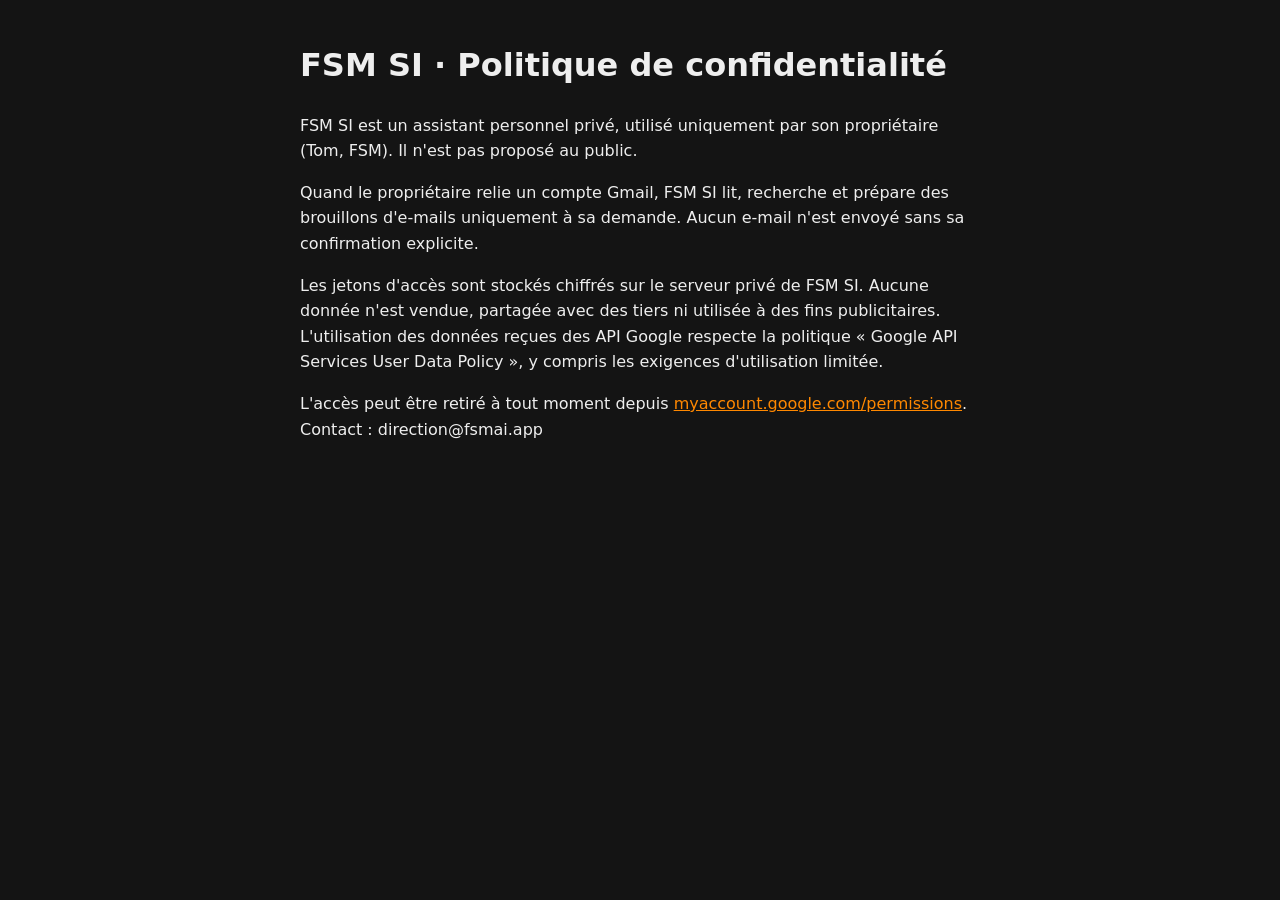
<file: confidentialite/index.html>
<!doctype html><html lang="fr"><meta charset="utf-8"><meta name="viewport" content="width=device-width,initial-scale=1"><title>FSM SI · Confidentialité</title>
<body style="background:#141414;color:#eee;font-family:system-ui;max-width:680px;margin:40px auto;padding:0 16px;line-height:1.6">
<h1>FSM SI · Politique de confidentialité</h1>
<p>FSM SI est un assistant personnel privé, utilisé uniquement par son propriétaire (Tom, FSM). Il n'est pas proposé au public.</p>
<p>Quand le propriétaire relie un compte Gmail, FSM SI lit, recherche et prépare des brouillons d'e-mails uniquement à sa demande. Aucun e-mail n'est envoyé sans sa confirmation explicite.</p>
<p>Les jetons d'accès sont stockés chiffrés sur le serveur privé de FSM SI. Aucune donnée n'est vendue, partagée avec des tiers ni utilisée à des fins publicitaires. L'utilisation des données reçues des API Google respecte la politique « Google API Services User Data Policy », y compris les exigences d'utilisation limitée.</p>
<p>L'accès peut être retiré à tout moment depuis <a style="color:#f80" href="https://myaccount.google.com/permissions">myaccount.google.com/permissions</a>. Contact : direction@fsmai.app</p>
</body></html>
</file>
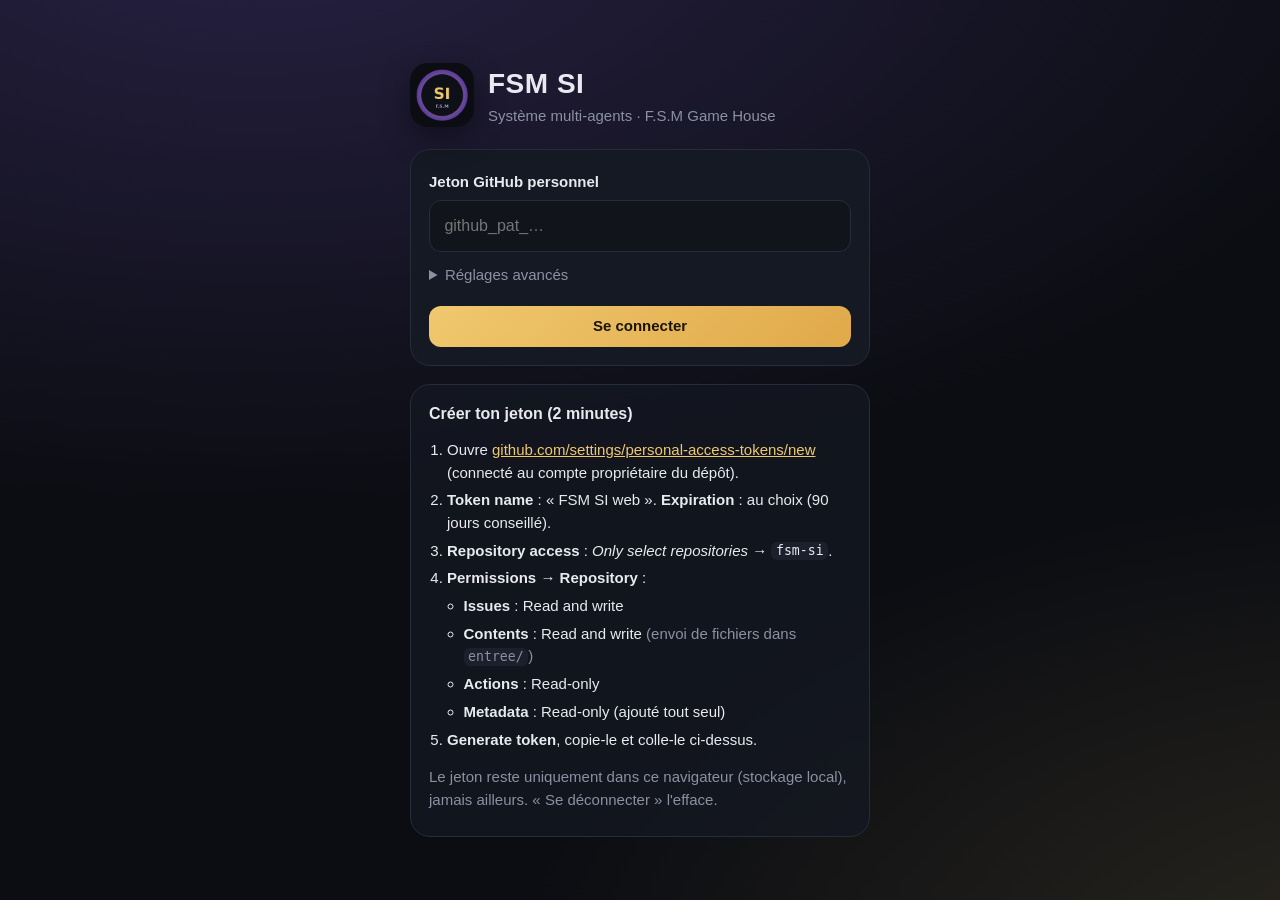
<file: laura/index.html>
<!doctype html>
<html lang="fr" data-theme="dark">
<head>
<meta charset="utf-8">
<meta name="viewport" content="width=device-width, initial-scale=1, viewport-fit=cover, interactive-widget=resizes-content">
<title>FSM SI</title>
<meta name="description" content="Interface de conversation avec FSM SI, le système multi-agents de F.S.M Game House.">
<meta name="theme-color" content="#0b0d12">
<meta name="apple-mobile-web-app-capable" content="yes">
<meta name="mobile-web-app-capable" content="yes">
<meta name="apple-mobile-web-app-status-bar-style" content="black-translucent">
<meta name="apple-mobile-web-app-title" content="FSM SI">
<meta name="referrer" content="no-referrer">
<meta http-equiv="Content-Security-Policy" content="default-src 'self'; script-src 'self'; style-src 'self' 'unsafe-inline'; img-src 'self' data: blob: https://avatars.githubusercontent.com https://*.githubusercontent.com; media-src 'self' blob:; connect-src https://api.github.com; frame-src blob:; object-src 'none'; base-uri 'none'; form-action 'none'">
<link rel="manifest" href="../manifest.webmanifest">
<link rel="icon" href="../icons/favicon-32.png" sizes="32x32">
<link rel="apple-touch-icon" href="../icons/icon-180.png">
<link rel="stylesheet" href="../style.css">
</head>
<body>
<noscript>FSM SI a besoin de JavaScript.</noscript>

<!-- Connexion -->
<section id="login" class="login hidden">
  <div class="login-card">
    <div class="brand-big"><img src="../icons/icon-192.png" alt=""><div><h1>FSM SI</h1><p>Système multi-agents · F.S.M Game House</p></div></div>
    <form id="loginForm" autocomplete="off">
      <label for="tokenInput">Jeton GitHub personnel</label>
      <input id="tokenInput" type="password" placeholder="github_pat_…" autocomplete="off" autocapitalize="off" spellcheck="false" required>
      <details class="adv"><summary>Réglages avancés</summary>
        <label for="repoInput">Dépôt</label>
        <input id="repoInput" type="text" value="wwwh8hv4w5-lang/fsm-si" autocapitalize="off" spellcheck="false">
      </details>
      <button class="btn primary wide" type="submit" id="loginBtn">Se connecter</button>
      <p id="loginError" class="error hidden" role="alert"></p>
    </form>
    <div class="howto">
      <h2>Créer ton jeton (2 minutes)</h2>
      <ol>
        <li>Ouvre <a href="https://github.com/settings/personal-access-tokens/new" target="_blank" rel="noopener">github.com/settings/personal-access-tokens/new</a> (connecté au compte propriétaire du dépôt).</li>
        <li><b>Token name</b> : « FSM SI web ». <b>Expiration</b> : au choix (90 jours conseillé).</li>
        <li><b>Repository access</b> : <i>Only select repositories</i> → <code>fsm-si</code>.</li>
        <li><b>Permissions → Repository</b> :
          <ul>
            <li><b>Issues</b> : Read and write</li>
            <li><b>Contents</b> : Read and write <span class="muted">(envoi de fichiers dans <code>entree/</code>)</span></li>
            <li><b>Actions</b> : Read-only</li>
            <li><b>Metadata</b> : Read-only (ajouté tout seul)</li>
          </ul></li>
        <li><b>Generate token</b>, copie-le et colle-le ci-dessus.</li>
      </ol>
      <p class="muted">Le jeton reste uniquement dans ce navigateur (stockage local), jamais ailleurs. « Se déconnecter » l'efface.</p>
    </div>
  </div>
</section>

<!-- Application -->
<div id="app" class="app hidden">
  <aside id="sidebar" class="sidebar">
    <header class="side-head">
      <div class="brand"><img src="../icons/icon-192.png" alt=""><span>FSM SI</span></div>
      <button class="icon-btn" id="newBtn" title="Nouvelle conversation" aria-label="Nouvelle conversation">✎</button>
    </header>
    <div class="search"><input id="searchInput" type="search" placeholder="Rechercher…" aria-label="Rechercher une conversation"></div>
    <nav class="tabs" role="tablist">
      <button class="tab active" data-filter="open">Actives</button>
      <button class="tab" data-filter="closed">Archivées</button>
    </nav>
    <div class="side-scroll">
      <div id="validationsBox" class="validations hidden">
        <h3>⏸️ Validations <span id="valCount" class="pill warn">0</span></h3>
        <div id="validationsList"></div>
      </div>
      <ul id="convList" class="conv-list"></ul>
      <p id="convEmpty" class="muted center hidden">Aucune conversation.</p>
    </div>
    <footer class="side-foot">
      <button class="nav-btn" data-view="projets">📁 Projets</button>
      <button class="nav-btn" data-view="taches">📅 Tâches</button>
      <button class="nav-btn" data-view="memoire">🧠 Mémoire</button>
      <button class="nav-btn" data-view="runs">⚙️ Activité</button>
      <button class="nav-btn" data-view="reglages">☰ Réglages</button>
    </footer>
  </aside>

  <main id="main" class="main">
    <header class="main-head">
      <button class="icon-btn back" id="backBtn" aria-label="Retour">‹</button>
      <div class="title-wrap">
        <h2 id="convTitle">FSM SI</h2>
        <div id="convMeta" class="meta"></div>
      </div>
      <div class="head-actions">
        <button class="icon-btn" id="filesBtn" title="Fichiers" aria-label="Fichiers de la conversation">📎</button>
        <button class="icon-btn" id="menuBtn" title="Options" aria-label="Options">⋯</button>
      </div>
    </header>

    <div id="banner" class="banner hidden" role="status"></div>

    <section id="chat" class="chat">
      <div id="welcome" class="welcome">
        <img src="../icons/icon-192.png" alt="">
        <h2>Bonjour 👋</h2>
        <p>Écris ta demande ci-dessous pour ouvrir une nouvelle conversation, ou choisis-en une dans la liste.</p>
      </div>
      <div id="messages" class="messages"></div>
      <div id="typing" class="typing hidden"><span></span><span></span><span></span><em id="typingText">FSM SI travaille…</em></div>
    </section>

    <section id="panel" class="panel hidden"><div id="panelBody"></div></section>

    <footer id="composer" class="composer">
      <div id="chips" class="chips">
        <button class="chip" data-cmd="/cout">💶 /cout</button>
        <button class="chip" data-cmd="/memoire" data-arg="Mot-clé (facultatif)">🧠 /memoire</button>
        <button class="chip" data-cmd="/stop" data-confirm="Arrêter le travail en cours dans cette conversation ?">⏹️ /stop</button>
        <button class="chip" data-cmd="/refaire" data-confirm="Relancer ta dernière demande depuis le début ?">🔁 /refaire</button>
        <button class="chip" data-cmd="/projets" data-arg="Mot-clé (facultatif)">📁 /projets</button>
        <button class="chip" data-cmd="/taches">📅 /taches</button>
        <button class="chip" data-cmd="/oublier" data-arg="Identifiant du fait (voir /memoire)" data-required="1">🗑️ /oublier</button>
        <button class="chip" data-cmd="/annuler" data-arg="Identifiant de la tâche (voir /taches)" data-required="1">✖️ /annuler</button>
        <button class="chip" data-cmd="/aide">❔ /aide</button>
      </div>
      <div id="attachments" class="attachments hidden"></div>
      <div class="compose-row">
        <button class="icon-btn" id="attachBtn" title="Joindre des fichiers" aria-label="Joindre des fichiers">＋</button>
        <input id="fileInput" type="file" multiple hidden>
        <textarea id="msgInput" rows="1" placeholder="Écris à FSM SI…" aria-label="Message"></textarea>
        <button class="icon-btn" id="micBtn" title="Dictée vocale" aria-label="Dictée vocale">🎙️</button>
        <button class="send-btn" id="sendBtn" aria-label="Envoyer" disabled>➤</button>
      </div>
      <div id="dropHint" class="drop-hint hidden">Dépose tes fichiers ici</div>
    </footer>
  </main>
</div>

<!-- Menus et fenêtres -->
<div id="sheet" class="sheet hidden" role="dialog" aria-modal="true">
  <div class="sheet-card">
    <div id="sheetBody"></div>
  </div>
</div>
<div id="toasts" class="toasts" aria-live="polite"></div>
<div id="lightbox" class="lightbox hidden"><img alt=""><button class="icon-btn close" aria-label="Fermer">✕</button></div>

<script src="../vendor/marked.js"></script>
<script src="../vendor/purify.min.js"></script>
<script src="../app.js"></script>
</body>
</html>
</file>
<file: style.css>
:root{
  --bg:#0b0d12; --bg2:#11141b; --panel:#151923; --panel2:#1b202c; --line:#262c3a;
  --text:#e9eaf0; --muted:#8b91a3; --accent:#f0c86e; --accent2:#7c5cd6; --accent-ink:#1a1408;
  --me:#2a2350; --me-line:#3d3373; --bot:#161b26; --ok:#4fd18b; --warn:#f0a94e; --err:#ff6b6b;
  --radius:16px; --safe-t:env(safe-area-inset-top,0px); --safe-b:env(safe-area-inset-bottom,0px);
  --safe-l:env(safe-area-inset-left,0px); --safe-r:env(safe-area-inset-right,0px);
  --font:-apple-system,BlinkMacSystemFont,"SF Pro Text","Segoe UI",Roboto,Helvetica,Arial,sans-serif;
  color-scheme:dark;
}
[data-theme=light]{
  --bg:#f5f6fa; --bg2:#eceef4; --panel:#ffffff; --panel2:#f1f2f7; --line:#dfe2ea;
  --text:#171a22; --muted:#6a7184; --accent:#b8861f; --accent2:#6a4cc9; --accent-ink:#fff;
  --me:#ece7ff; --me-line:#d6ccff; --bot:#ffffff; color-scheme:light;
}
*{box-sizing:border-box}
html,body{height:100%;margin:0}
body{background:var(--bg);color:var(--text);font:15px/1.5 var(--font);-webkit-font-smoothing:antialiased;-webkit-text-size-adjust:100%;overflow:hidden;overscroll-behavior:none}
a{color:var(--accent)}
button{font:inherit;color:inherit;cursor:pointer;-webkit-tap-highlight-color:transparent}
input,textarea{font:inherit;color:var(--text)}
code{font-family:ui-monospace,SFMono-Regular,Menlo,monospace;font-size:.88em;background:var(--panel2);padding:.1em .35em;border-radius:6px}
.hidden{display:none!important}
.muted{color:var(--muted)}
.center{text-align:center}
.error{color:var(--err);margin:.6em 0 0}

/* Boutons */
.btn{border:1px solid var(--line);background:var(--panel2);border-radius:12px;padding:.6em 1em;font-weight:600}
.btn:hover{border-color:var(--accent2)}
.btn.primary{background:linear-gradient(135deg,var(--accent),#e0a94a);color:var(--accent-ink);border:0}
.btn.danger{background:transparent;color:var(--err);border-color:color-mix(in srgb,var(--err) 40%,transparent)}
.btn.ok{background:var(--ok);color:#06210f;border:0}
.btn.small{padding:.35em .75em;font-size:.88em;border-radius:10px}
.btn.wide{width:100%}
.btn:disabled{opacity:.5;cursor:default}
.icon-btn{width:40px;height:40px;flex:0 0 40px;border-radius:12px;border:0;background:transparent;font-size:20px;display:grid;place-items:center}
.icon-btn:hover{background:var(--panel2)}
.icon-btn.on{background:var(--err);color:#fff}
.pill{display:inline-block;min-width:1.6em;padding:0 .5em;border-radius:99px;font-size:.75em;font-weight:700;text-align:center;background:var(--panel2);color:var(--muted)}
.pill.warn{background:var(--warn);color:#2a1700}
.pill.ok{background:color-mix(in srgb,var(--ok) 20%,transparent);color:var(--ok)}
.pill.err{background:color-mix(in srgb,var(--err) 20%,transparent);color:var(--err)}
.pill.run{background:color-mix(in srgb,var(--accent2) 30%,transparent);color:#c8b8ff}

/* Connexion */
.login{position:fixed;inset:0;overflow:auto;display:flex;justify-content:center;padding:calc(24px + var(--safe-t)) 16px calc(24px + var(--safe-b));
  background:radial-gradient(1200px 600px at 20% -10%,color-mix(in srgb,var(--accent2) 25%,transparent),transparent),radial-gradient(900px 500px at 110% 110%,color-mix(in srgb,var(--accent) 14%,transparent),transparent),var(--bg)}
.login-card{width:100%;max-width:460px;margin:auto 0}
.brand-big{display:flex;gap:14px;align-items:center;margin-bottom:22px}
.brand-big img{width:64px;height:64px;border-radius:18px;box-shadow:0 10px 30px rgba(0,0,0,.4)}
.brand-big h1{margin:0;font-size:28px;letter-spacing:.5px}
.brand-big p{margin:0;color:var(--muted)}
#loginForm{background:var(--panel);border:1px solid var(--line);border-radius:20px;padding:18px}
#loginForm label{display:block;font-weight:600;margin:.2em 0 .4em}
#loginForm input{width:100%;padding:.8em .9em;border-radius:12px;border:1px solid var(--line);background:var(--bg2);font-size:16px;margin-bottom:12px}
#loginForm input:focus{outline:2px solid var(--accent2);border-color:transparent}
.adv{margin:0 0 12px;color:var(--muted)}
.adv summary{cursor:pointer;margin-bottom:8px}
.howto{margin-top:18px;background:color-mix(in srgb,var(--panel) 70%,transparent);border:1px solid var(--line);border-radius:20px;padding:4px 18px 10px}
.howto h2{font-size:16px}
.howto ol{padding-left:1.2em;margin:.4em 0}
.howto li{margin:.35em 0}
.howto ul{padding-left:1.1em;margin:.3em 0}

/* Disposition */
.app{display:flex;height:100%;height:100dvh;padding-left:var(--safe-l);padding-right:var(--safe-r)}
.sidebar{width:320px;flex:0 0 320px;background:var(--bg2);border-right:1px solid var(--line);display:flex;flex-direction:column;min-height:0;padding-top:var(--safe-t)}
.side-head{display:flex;align-items:center;justify-content:space-between;padding:10px 10px 6px 14px}
.brand{display:flex;align-items:center;gap:10px;font-weight:800;font-size:18px;letter-spacing:.4px}
.brand img{width:30px;height:30px;border-radius:9px}
.search{padding:4px 12px 8px}
.search input{width:100%;padding:.55em .8em;border-radius:12px;border:1px solid var(--line);background:var(--panel);font-size:16px}
.tabs{display:flex;gap:6px;padding:0 12px 8px}
.tab{flex:1;border:1px solid var(--line);background:transparent;border-radius:10px;padding:.35em;color:var(--muted);font-weight:600;font-size:.9em}
.tab.active{background:var(--panel2);color:var(--text);border-color:var(--accent2)}
.side-scroll{flex:1;overflow:auto;-webkit-overflow-scrolling:touch;padding:0 8px 8px}
.conv-list{list-style:none;margin:0;padding:0}
.conv{display:flex;gap:10px;align-items:flex-start;padding:10px;border-radius:14px;cursor:pointer;position:relative}
.conv:hover{background:var(--panel)}
.conv.active{background:var(--panel2);box-shadow:inset 3px 0 0 var(--accent)}
.conv .num{flex:0 0 34px;height:34px;border-radius:10px;background:var(--panel2);display:grid;place-items:center;font-size:.78em;font-weight:700;color:var(--muted)}
.conv .txt{min-width:0;flex:1}
.conv .t{font-weight:650;white-space:nowrap;overflow:hidden;text-overflow:ellipsis}
.conv .s{font-size:.82em;color:var(--muted);white-space:nowrap;overflow:hidden;text-overflow:ellipsis}
.conv .dot{width:9px;height:9px;border-radius:50%;background:var(--accent);margin-top:6px;flex:0 0 9px}
.conv .spin{width:12px;height:12px;border:2px solid var(--accent2);border-top-color:transparent;border-radius:50%;animation:spin 1s linear infinite;margin-top:4px;flex:0 0 12px}
@keyframes spin{to{transform:rotate(360deg)}}
.validations{background:color-mix(in srgb,var(--warn) 9%,var(--panel));border:1px solid color-mix(in srgb,var(--warn) 35%,transparent);border-radius:14px;padding:8px 10px;margin:0 2px 10px}
.validations h3{margin:2px 0 6px;font-size:.95em;display:flex;align-items:center;gap:8px}
.val-item{border-top:1px solid var(--line);padding:8px 0}
.val-item:first-of-type{border-top:0}
.val-item .vt{font-weight:600;font-size:.9em;cursor:pointer}
.val-item .vb{display:flex;gap:8px;margin-top:6px}
.side-foot{display:grid;grid-template-columns:repeat(5,1fr);border-top:1px solid var(--line);padding:6px 6px calc(6px + var(--safe-b))}
.nav-btn{border:0;background:transparent;border-radius:10px;padding:6px 2px;font-size:.72em;color:var(--muted);display:flex;flex-direction:column;align-items:center;gap:2px;white-space:nowrap}
.nav-btn:hover,.nav-btn.active{background:var(--panel);color:var(--text)}

.main{flex:1;display:flex;flex-direction:column;min-width:0;min-height:0;position:relative}
.main-head{display:flex;align-items:center;gap:6px;padding:calc(6px + var(--safe-t)) 8px 6px;border-bottom:1px solid var(--line);background:color-mix(in srgb,var(--bg) 85%,transparent);backdrop-filter:blur(14px);-webkit-backdrop-filter:blur(14px);z-index:2}
.back{display:none}
.title-wrap{flex:1;min-width:0;padding-left:6px}
.title-wrap h2{margin:0;font-size:16px;white-space:nowrap;overflow:hidden;text-overflow:ellipsis}
.meta{font-size:.78em;color:var(--muted);white-space:nowrap;overflow:hidden;text-overflow:ellipsis}
.head-actions{display:flex;gap:2px}
.banner{margin:8px 12px 0;padding:8px 12px;border-radius:12px;background:color-mix(in srgb,var(--err) 15%,var(--panel));border:1px solid color-mix(in srgb,var(--err) 40%,transparent);font-size:.9em}
.banner.info{background:color-mix(in srgb,var(--accent2) 15%,var(--panel));border-color:color-mix(in srgb,var(--accent2) 40%,transparent)}

.chat{flex:1;overflow:auto;-webkit-overflow-scrolling:touch;padding:14px 12px 8px;min-height:0}
.welcome{max-width:520px;margin:12vh auto 0;text-align:center;color:var(--muted)}
.welcome img{width:72px;height:72px;border-radius:20px;opacity:.95}
.welcome h2{color:var(--text);margin:.5em 0 .2em}
.messages{max-width:860px;margin:0 auto;display:flex;flex-direction:column;gap:12px}
.msg{display:flex;gap:8px;align-items:flex-end;max-width:100%}
.msg .av{width:28px;height:28px;border-radius:50%;flex:0 0 28px;background:var(--panel2);overflow:hidden;display:grid;place-items:center;font-size:12px}
.msg .av img{width:100%;height:100%}
.msg .bubble{background:var(--bot);border:1px solid var(--line);border-radius:18px 18px 18px 6px;padding:10px 14px;min-width:0;max-width:min(680px,88%);overflow-wrap:anywhere;position:relative}
.msg.me{flex-direction:row-reverse}
.msg.me .bubble{background:var(--me);border-color:var(--me-line);border-radius:18px 18px 6px 18px}
.msg.cmd .bubble{border-style:dashed}
.msg.progress .bubble{border-color:var(--accent2);box-shadow:0 0 0 3px color-mix(in srgb,var(--accent2) 15%,transparent)}
.msg .who{font-size:.75em;color:var(--muted);margin-bottom:2px;display:flex;gap:8px;align-items:center}
.msg .tools{display:flex;gap:2px;margin-left:auto;opacity:.0;transition:opacity .15s}
.msg .bubble:hover .tools,.msg .bubble:focus-within .tools{opacity:1}
@media (hover:none){.msg .tools{opacity:.75}}
.msg .tools button{border:0;background:transparent;color:var(--muted);font-size:13px;padding:2px 5px;border-radius:6px}
.msg .tools button:hover{background:var(--panel2);color:var(--text)}
.md>:first-child{margin-top:0}.md>:last-child{margin-bottom:0}
.md p{margin:.45em 0}
.md ul,.md ol{padding-left:1.3em;margin:.4em 0}
.md pre{background:var(--bg);border:1px solid var(--line);border-radius:10px;padding:10px;overflow:auto;font-size:.85em}
.md pre code{background:transparent;padding:0}
.md table{border-collapse:collapse;display:block;overflow:auto;max-width:100%;font-size:.9em;margin:.5em 0}
.md th,.md td{border:1px solid var(--line);padding:4px 8px}
.md img{max-width:100%;height:auto;border-radius:10px;cursor:zoom-in}
.md blockquote{margin:.4em 0;padding-left:10px;border-left:3px solid var(--accent2);color:var(--muted)}
.md sub{display:block;margin-top:8px;color:var(--muted);font-size:.78em;line-height:1.4}
.md details{background:var(--panel2);border-radius:10px;padding:6px 10px;margin:.5em 0}
.md summary{cursor:pointer;color:var(--muted)}
.md h1,.md h2,.md h3{font-size:1.05em;margin:.7em 0 .3em}
.md hr{border:0;border-top:1px solid var(--line)}
.img-missing{display:inline-block;padding:6px 10px;border:1px dashed var(--line);border-radius:10px;color:var(--muted);font-size:.85em}
.badge-ok{color:var(--ok)}.badge-warn{color:var(--warn)}
.footer-cost{display:inline-flex;gap:6px;margin-top:6px;flex-wrap:wrap}
.files-inline{display:flex;flex-wrap:wrap;gap:8px;margin-top:8px}

.typing{max-width:860px;margin:10px auto 0;display:flex;align-items:center;gap:4px;color:var(--muted);font-size:.85em;padding-left:36px}
.typing span{width:7px;height:7px;border-radius:50%;background:var(--accent2);animation:blink 1.2s infinite}
.typing span:nth-child(2){animation-delay:.2s}.typing span:nth-child(3){animation-delay:.4s}
.typing em{margin-left:8px;font-style:normal}
@keyframes blink{0%,80%,100%{opacity:.25;transform:translateY(0)}40%{opacity:1;transform:translateY(-3px)}}

/* Panneaux */
.panel{flex:1;overflow:auto;-webkit-overflow-scrolling:touch;padding:16px 14px calc(20px + var(--safe-b))}
.panel>div{max-width:860px;margin:0 auto}
.panel h2{margin:.2em 0 .6em}
.card{background:var(--panel);border:1px solid var(--line);border-radius:16px;padding:12px 14px;margin-bottom:10px}
.card h3{margin:0 0 4px;font-size:1em}
.row{display:flex;gap:10px;align-items:center;flex-wrap:wrap}
.row .grow{flex:1;min-width:0}
.kv{font-size:.85em;color:var(--muted)}
.file-grid{display:grid;grid-template-columns:repeat(auto-fill,minmax(150px,1fr));gap:10px}
.file{background:var(--panel);border:1px solid var(--line);border-radius:14px;overflow:hidden;display:flex;flex-direction:column}
.file .thumb{aspect-ratio:4/3;background:var(--bg2);display:grid;place-items:center;font-size:32px;overflow:hidden}
.file .thumb img{width:100%;height:100%;object-fit:cover;cursor:zoom-in}
.file .fn{padding:6px 8px 0;font-size:.8em;overflow-wrap:anywhere}
.file .fa{display:flex;gap:6px;padding:6px 8px 8px;margin-top:auto}
.file .fa .btn{flex:1;text-align:center;text-decoration:none;font-size:.78em;padding:.35em .4em}

/* Composer */
.composer{border-top:1px solid var(--line);background:color-mix(in srgb,var(--bg) 92%,transparent);padding:6px 8px calc(8px + var(--safe-b));position:relative}
.chips{display:flex;gap:6px;overflow-x:auto;padding:2px 2px 8px;scrollbar-width:none;-webkit-overflow-scrolling:touch}
.chips::-webkit-scrollbar{display:none}
.chip{flex:0 0 auto;border:1px solid var(--line);background:var(--panel);border-radius:99px;padding:.3em .75em;font-size:.82em;color:var(--muted);white-space:nowrap}
.chip:hover{color:var(--text);border-color:var(--accent2)}
.compose-row{display:flex;align-items:flex-end;gap:4px;max-width:860px;margin:0 auto}
#msgInput{flex:1;resize:none;max-height:40vh;min-height:42px;padding:9px 12px;border-radius:21px;border:1px solid var(--line);background:var(--panel);font-size:16px;line-height:1.4}
#msgInput:focus{outline:none;border-color:var(--accent2)}
.send-btn{width:42px;height:42px;flex:0 0 42px;border-radius:50%;border:0;background:linear-gradient(135deg,var(--accent),#e0a94a);color:var(--accent-ink);font-size:18px;display:grid;place-items:center}
.send-btn:disabled{opacity:.35}
.attachments{display:flex;gap:8px;overflow-x:auto;padding:4px 2px 8px;max-width:860px;margin:0 auto}
.att{position:relative;flex:0 0 auto;width:76px}
.att .th{width:76px;height:76px;border-radius:12px;background:var(--panel2);border:1px solid var(--line);display:grid;place-items:center;overflow:hidden;font-size:26px}
.att .th img{width:100%;height:100%;object-fit:cover}
.att .nm{font-size:.68em;color:var(--muted);white-space:nowrap;overflow:hidden;text-overflow:ellipsis;margin-top:2px}
.att .x{position:absolute;top:-6px;right:-6px;width:22px;height:22px;border-radius:50%;border:0;background:var(--err);color:#fff;font-size:12px;line-height:22px;padding:0}
.att.big .th{border-color:var(--err)}
.att .prog{position:absolute;left:4px;right:4px;bottom:22px;height:4px;border-radius:2px;background:rgba(0,0,0,.4);overflow:hidden}
.att .prog i{display:block;height:100%;background:var(--accent)}
.drop-hint{position:absolute;inset:0;display:grid;place-items:center;background:color-mix(in srgb,var(--accent2) 30%,var(--bg));border:2px dashed var(--accent);font-weight:700;border-radius:12px}
.main.dragging .drop-hint{display:grid!important}

/* Feuilles, toasts, lightbox */
.sheet{position:fixed;inset:0;background:rgba(0,0,0,.5);z-index:50;display:flex;align-items:flex-end;justify-content:center}
.sheet-card{background:var(--panel);border:1px solid var(--line);border-radius:22px 22px 0 0;width:100%;max-width:520px;padding:16px 16px calc(16px + var(--safe-b));max-height:85vh;overflow:auto;animation:up .18s ease-out}
@media (min-width:700px){.sheet{align-items:center}.sheet-card{border-radius:22px}}
@keyframes up{from{transform:translateY(30px);opacity:0}}
.sheet h3{margin:0 0 10px}
.sheet input,.sheet textarea{width:100%;padding:.7em .8em;border-radius:12px;border:1px solid var(--line);background:var(--bg2);font-size:16px;margin:4px 0 12px}
.sheet textarea{min-height:140px;resize:vertical}
.menu-list{display:flex;flex-direction:column;gap:4px}
.menu-list button{text-align:left;border:0;background:transparent;padding:12px;border-radius:12px;font-size:1em}
.menu-list button:hover{background:var(--panel2)}
.sheet .actions{display:flex;gap:8px;justify-content:flex-end}
.toasts{position:fixed;left:50%;transform:translateX(-50%);top:calc(10px + var(--safe-t));z-index:60;display:flex;flex-direction:column;gap:8px;align-items:center;pointer-events:none;width:min(92vw,440px)}
.toast{pointer-events:auto;background:var(--panel2);border:1px solid var(--line);border-radius:14px;padding:10px 14px;box-shadow:0 10px 30px rgba(0,0,0,.35);font-size:.92em;animation:up .2s ease-out;cursor:pointer;width:100%}
.toast.err{border-color:var(--err)}
.toast.ok{border-color:var(--ok)}
.lightbox{position:fixed;inset:0;background:rgba(0,0,0,.92);z-index:70;display:grid;place-items:center;padding:var(--safe-t) 0 var(--safe-b)}
.lightbox img{max-width:100vw;max-height:100vh;object-fit:contain}
.lightbox .close{position:absolute;top:calc(10px + var(--safe-t));right:10px;color:#fff;background:rgba(255,255,255,.12)}
.mic-live #msgInput{border-color:var(--err)}

/* Mobile : une colonne */
@media (max-width:820px){
  .sidebar{width:100%;flex:1 0 100%;border-right:0}
  .main{display:none}
  .app.show-main .sidebar{display:none}
  .app.show-main .main{display:flex}
  .back{display:grid;font-size:30px}
  .msg .bubble{max-width:90%}
}
.thumb-inline{width:120px;height:90px;object-fit:cover;border-radius:10px;border:1px solid var(--line);cursor:zoom-in;background:var(--bg2)}
.search-in{width:100%;padding:.55em .8em;border-radius:12px;border:1px solid var(--line);background:var(--panel);font-size:16px}
.panel .search{padding:0 0 10px}
.panel h4{margin:14px 0 8px}
.sheet h4{margin:12px 0 8px}
</file>
